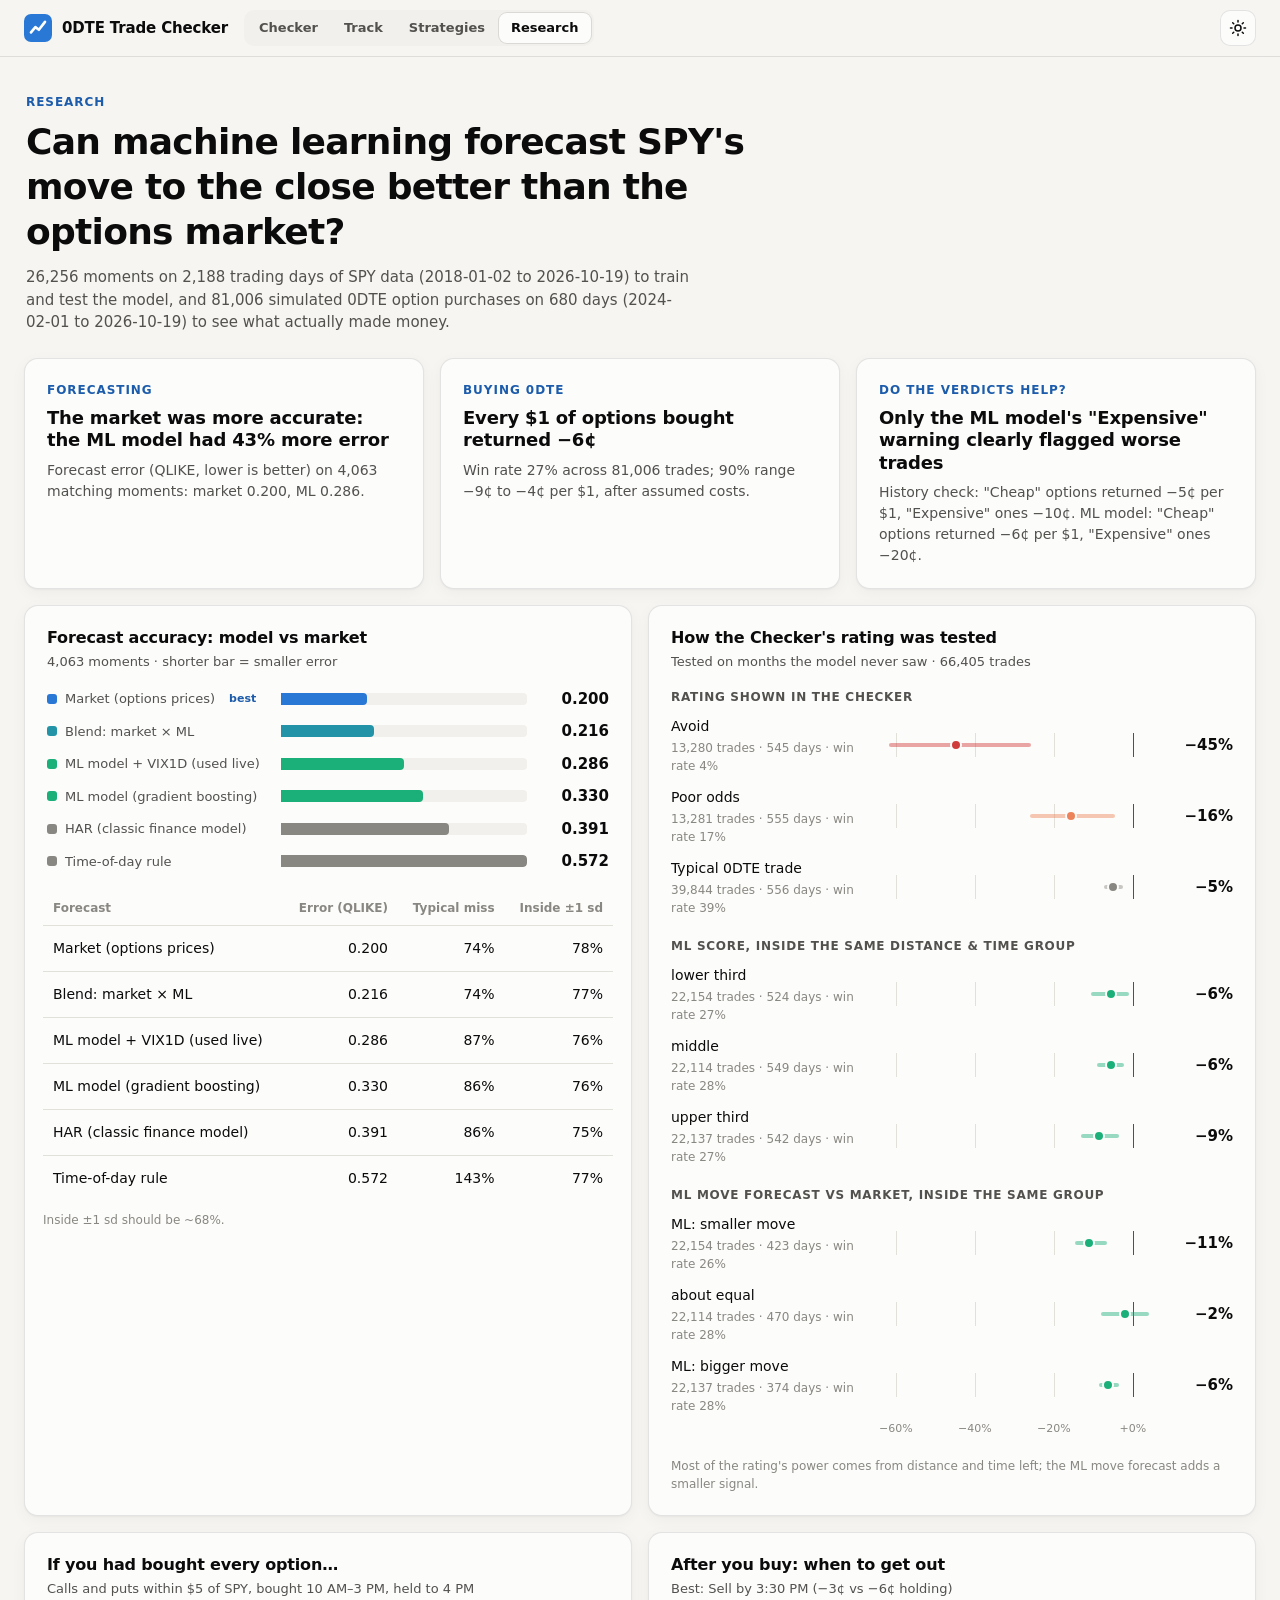
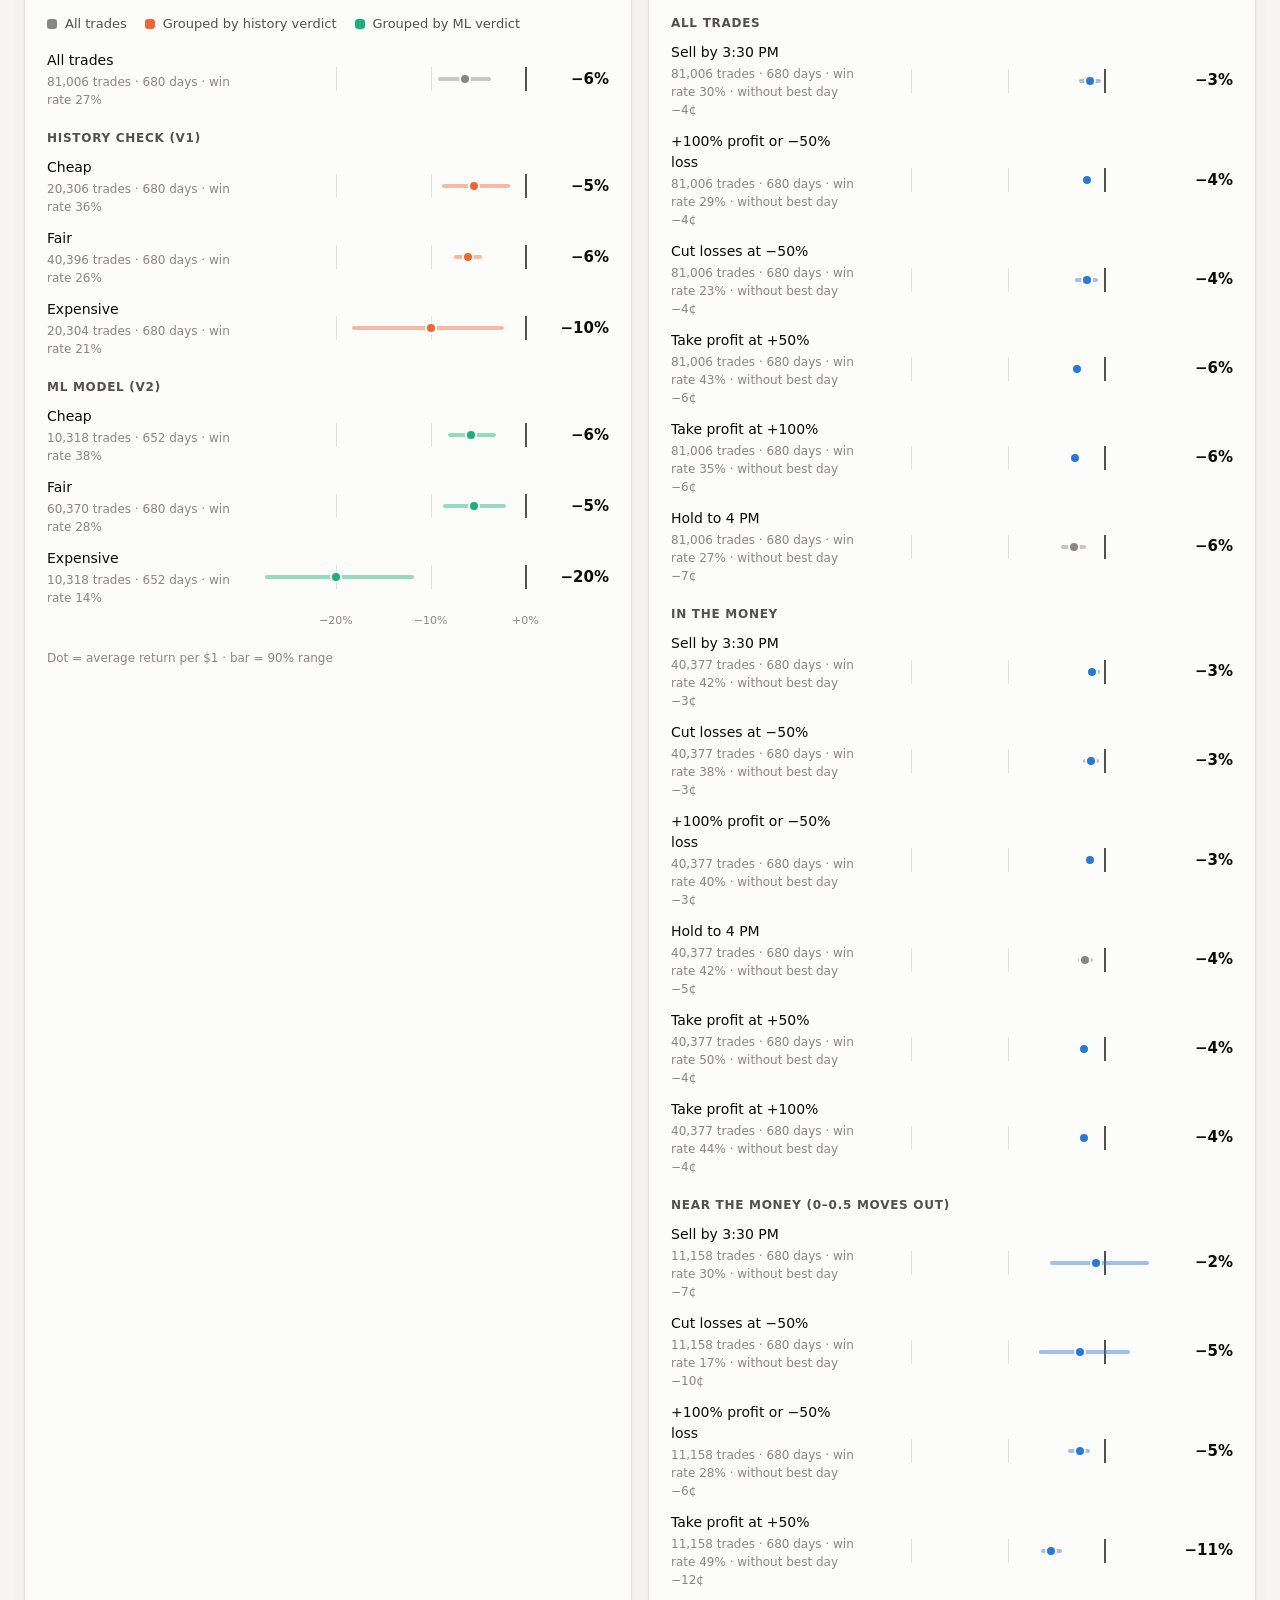
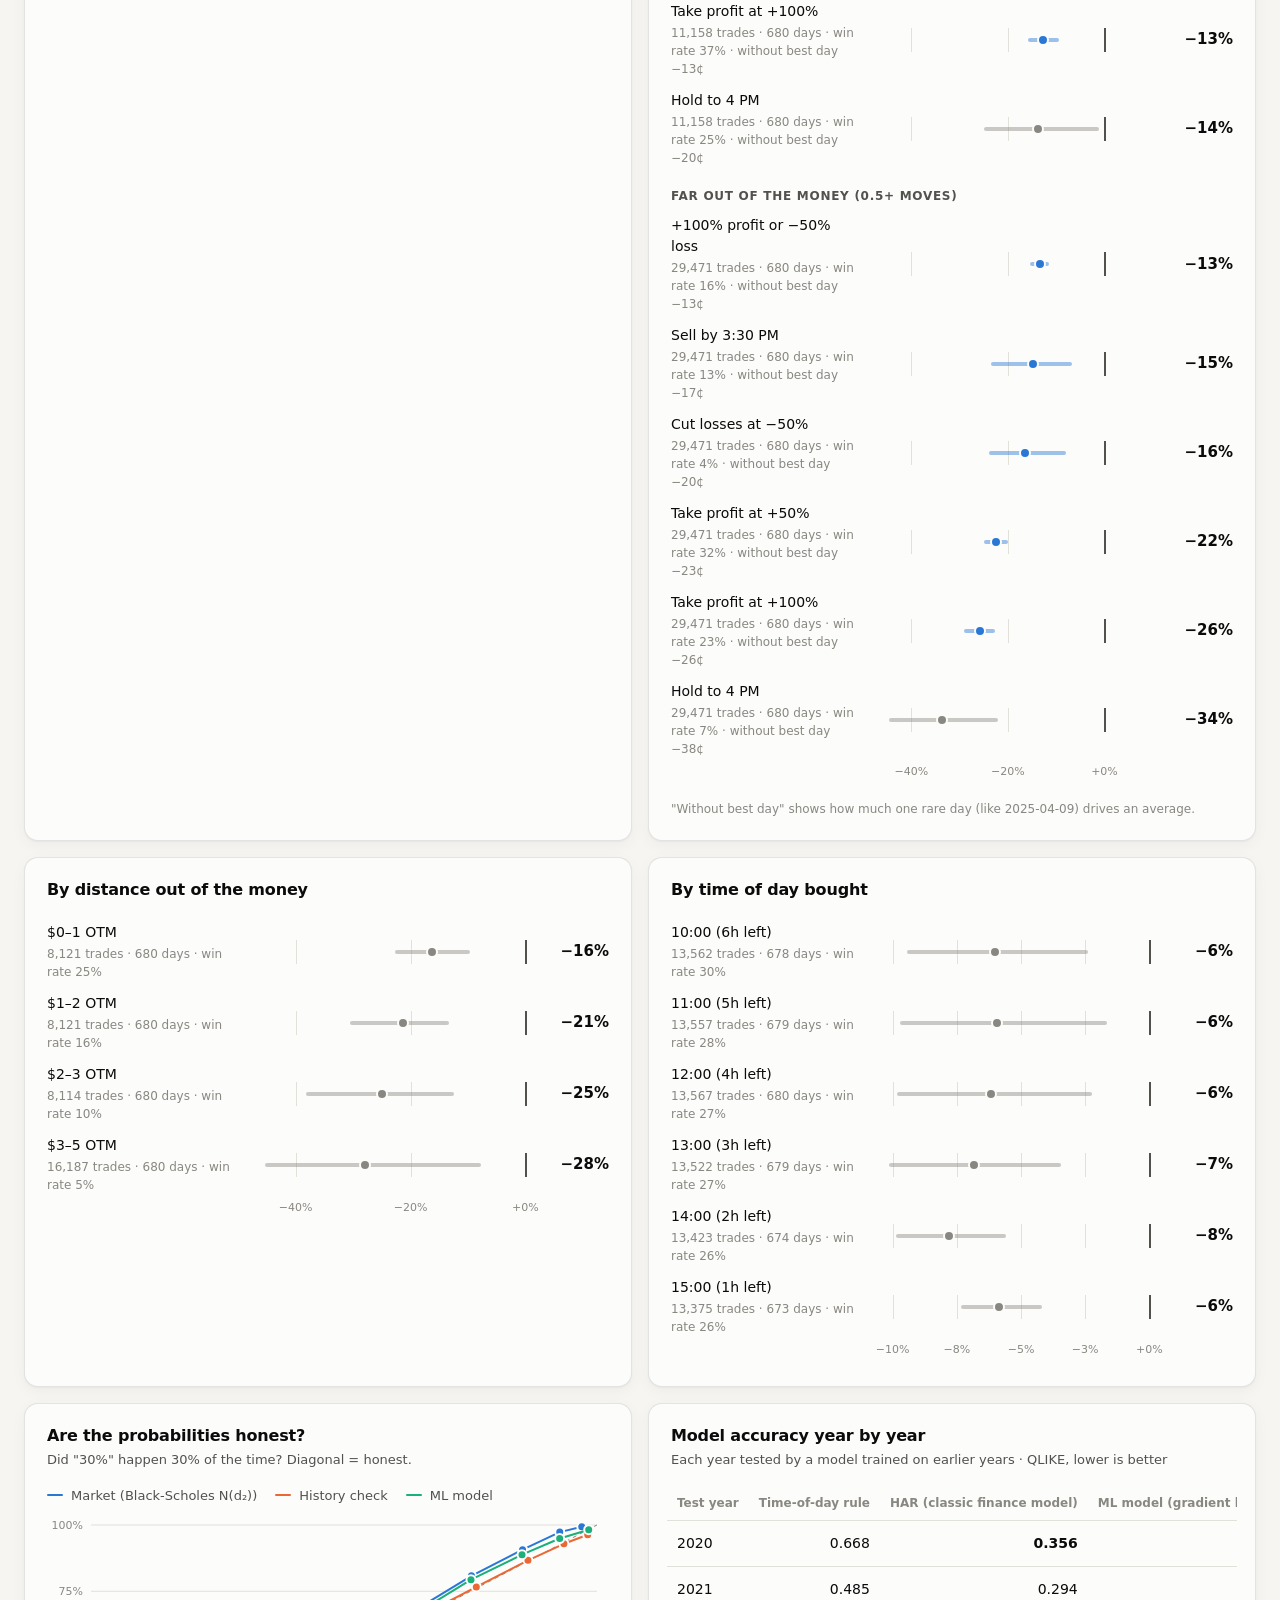
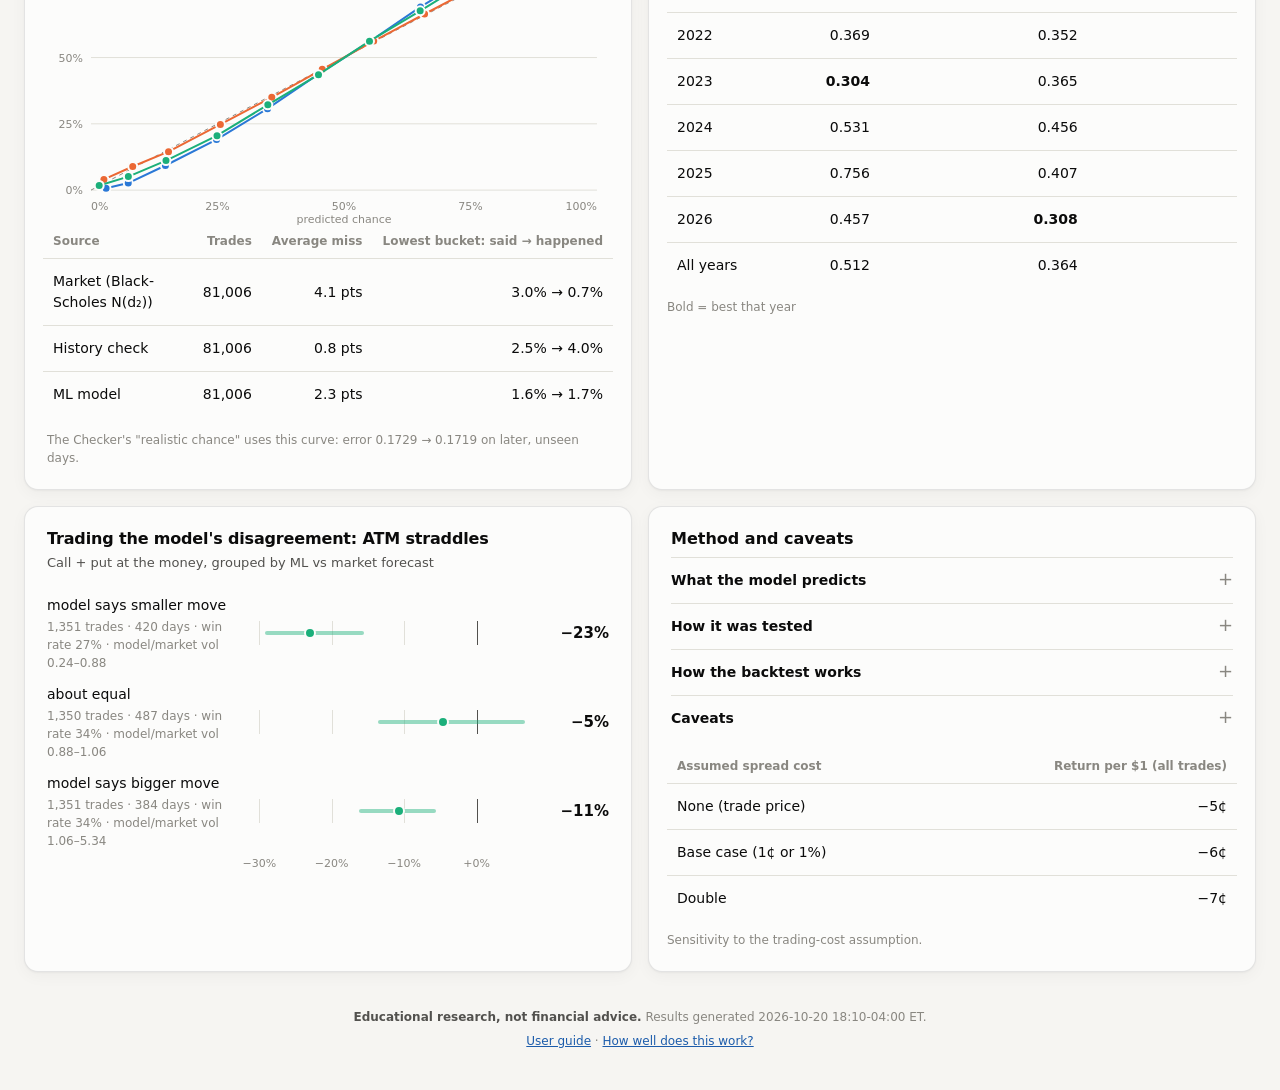
<file: web/research.html>
<!doctype html>
<html lang="en">
<head>
  <meta charset="utf-8">
  <meta name="viewport" content="width=device-width, initial-scale=1">
  <title>0DTE Research</title>
  <meta name="description" content="Backtest of buying 0DTE SPY options, and whether a machine-learning model forecasts SPY's move to the close better than the options market.">
  <link rel="icon" href="data:image/svg+xml,<svg xmlns='http://www.w3.org/2000/svg' viewBox='0 0 32 32'><rect width='32' height='32' rx='8' fill='%232a78d6'/><path d='M8 21l5-6 4 3 7-9' stroke='white' stroke-width='3' fill='none' stroke-linecap='round' stroke-linejoin='round'/></svg>">
  <link rel="stylesheet" href="styles.css">
  <script>
    try { const t = localStorage.getItem("theme"); if (t) document.documentElement.dataset.theme = t; } catch (e) {}
  </script>
</head>
<body class="app">
  <header class="topbar">
    <div class="topbar-inner">
      <a class="brand" href="/" aria-label="0DTE Trade Checker home">
        <svg class="brand-mark" viewBox="0 0 32 32" aria-hidden="true"><rect width="32" height="32" rx="8"/><path d="M8 21l5-6 4 3 7-9"/></svg>
        <span>0DTE Trade Checker</span>
      </a>
      <nav class="nav" aria-label="Pages">
        <a href="/">Checker</a>
        <a href="track.html">Track</a>
        <a href="strategies.html">Strategies</a>
        <a href="research.html" aria-current="page">Research</a>
      </nav>
      <div class="topbar-actions" style="margin-left:auto">
        <button class="icon-btn" id="theme-toggle" type="button" aria-label="Toggle dark mode" title="Theme">
          <svg class="i-sun" viewBox="0 0 24 24" aria-hidden="true"><circle cx="12" cy="12" r="4"/><path d="M12 2v2M12 20v2M4.9 4.9l1.4 1.4M17.7 17.7l1.4 1.4M2 12h2M20 12h2M4.9 19.1l1.4-1.4M17.7 6.3l1.4-1.4"/></svg>
          <svg class="i-moon" viewBox="0 0 24 24" aria-hidden="true"><path d="M21 12.8A9 9 0 1 1 11.2 3a7 7 0 0 0 9.8 9.8z"/></svg>
        </button>
      </div>
    </div>
  </header>

  <main class="research">
    <section class="research-hero">
      <p class="eyebrow">Research</p>
      <h1>Can machine learning forecast SPY's move to the close better than the options market?</h1>
      <p class="lede" id="lede">Loading results…</p>
    </section>

    <div class="findings" id="findings"></div>

    <article class="card">
      <div class="card-head">
        <h3>Forecast accuracy: model vs market</h3>
        <p class="card-sub" id="vs-sub"></p>
      </div>
      <div class="hbar-chart" id="vs-chart"></div>
      <div class="table-wrap"><table class="data-table" id="vs-table"></table></div>
    </article>

    <article class="card">
      <div class="card-head">
        <h3>How the Checker's rating was tested</h3>
        <p class="card-sub" id="score-sub"></p>
      </div>
      <div class="dot-chart" id="score-chart"></div>
      <p class="fineprint" id="score-fine"></p>
    </article>

    <article class="card">
      <div class="card-head">
        <h3>If you had bought every option…</h3>
        <p class="card-sub" id="bt-sub"></p>
      </div>
      <div class="legend" id="bt-legend"></div>
      <div class="dot-chart" id="bt-chart"></div>
      <p class="fineprint">Dot = average return per $1 · bar = 90% range</p>
    </article>

    <article class="card">
      <div class="card-head">
        <h3>After you buy: when to get out</h3>
        <p class="card-sub" id="exits-sub"></p>
      </div>
      <div class="dot-chart" id="exits-chart"></div>
      <p class="fineprint" id="exits-fine"></p>
    </article>

    <div class="two-col">
      <article class="card">
        <div class="card-head">
          <h3>By distance out of the money</h3>
          
        </div>
        <div class="dot-chart" id="otm-chart"></div>
      </article>
      <article class="card">
        <div class="card-head">
          <h3>By time of day bought</h3>
          
        </div>
        <div class="dot-chart" id="time-chart"></div>
      </article>
    </div>

    <article class="card">
      <div class="card-head">
        <h3>Are the probabilities honest?</h3>
        <p class="card-sub">Did "30%" happen 30% of the time? Diagonal = honest.</p>
      </div>
      <div class="legend" id="cal-legend"></div>
      <figure class="chart calib" id="cal-chart"></figure>
      <div class="table-wrap"><table class="data-table" id="cal-table"></table></div>
      <p class="fineprint" id="cal-fix"></p>
    </article>

    <article class="card">
      <div class="card-head">
        <h3>Model accuracy year by year</h3>
        <p class="card-sub">Each year tested by a model trained on earlier years · QLIKE, lower is better</p>
      </div>
      <div class="table-wrap"><table class="data-table" id="year-table"></table></div>
    </article>

    <article class="card">
      <div class="card-head">
        <h3>Trading the model's disagreement: ATM straddles</h3>
        <p class="card-sub" id="straddle-sub"></p>
      </div>
      <div class="dot-chart" id="straddle-chart"></div>
    </article>

    <article class="card explainer">
      <h3>Method and caveats</h3>
      <details>
        <summary>What the model predicts</summary>
        <p>The realized variance of SPY from the decision time to the 4 PM close (sum of squared 5-minute log returns). That's exactly what an option's price bets on: the market's version is implied variance = IV² × time left. Features use only information available at that moment: today's volatility so far, the overnight gap, yesterday's / last week's / last month's volatility, the usual volatility for this time of day, the previous VIX close and the day of week.</p>
      </details>
      <details>
        <summary>How it was tested</summary>
        <p>Walk-forward: to score year Y, models are trained only on years before Y. Model-vs-market comparisons use the moments where both exist (top of each hour, 2024 onward, when 0DTE option history is available). The live model on the checker page is retrained on all data.</p>
      </details>
      <details>
        <summary>How the backtest works</summary>
        <p>For each day, at 10:00–15:00 on the hour, every call and put within $5 of SPY is "bought" at its last trade price plus an assumed half-spread (1¢ or 1%, whichever is larger) and held to the close. The history verdict uses only days before the trade.</p>
      </details>
      <details>
        <summary>Caveats</summary>
        <ul>
          <li>Option prices are trades, not bid/ask quotes (not available historically on the free feed), so entry cost is an assumption. The cost table below shows how much it matters.</li>
          <li>Options history covers 2024 onward only, a short and specific period.</li>
          <li>Some days are missing from the free archive.</li>
          <li>Past performance doesn't predict future results. Nothing here is a trading recommendation.</li>
        </ul>
      </details>
      <div class="table-wrap" style="margin-top:8px"><table class="data-table" id="cost-table"></table></div>
    </article>
  </main>

  <footer class="footer">
    <p><b>Educational research, not financial advice.</b> <span id="generated"></span></p>
    <p><a href="https://github.com/rishabhsrinivasan657-design/0dte-trade-checker/blob/main/docs/USER_GUIDE.md" target="_blank" rel="noopener">User guide</a> · <a href="research.html">How well does this work?</a></p>
  </footer>
  <div class="tooltip" id="tooltip" role="tooltip" hidden></div>
  <script src="research.js" type="module"></script>
</body>
</html>
</file>
<file: web/styles.css>
/* ---------- Tokens ---------- */
:root {
  color-scheme: light;
  --page: #f6f5f2;
  --surface: #fcfcfb;
  --surface-2: #f1f0ec;
  --ink: #0b0b0b;
  --ink-2: #52514e;
  --muted: #898781;
  --grid: #e1e0d9;
  --axis: #c3c2b7;
  --border: rgba(11, 11, 11, 0.10);
  --accent: #2a78d6;
  --accent-ink: #1c5cab;
  --accent-wash: rgba(42, 120, 214, 0.10);
  --series-1: #2a78d6;
  --series-2: #eb6834;
  --series-3: #1baf7a;
  --div-pos: #2a78d6;
  --div-neg: #e34948;
  --div-mid: #f0efec;
  --good: #0ca30c;
  --good-text: #006300;
  --good-wash: rgba(12, 163, 12, 0.10);
  --critical: #d03b3b;
  --critical-text: #b42828;
  --critical-wash: rgba(208, 59, 59, 0.10);
  --neutral-wash: rgba(137, 135, 129, 0.14);
  --warn-wash: rgba(250, 178, 25, 0.16);
  --shadow: 0 1px 2px rgba(11, 11, 11, 0.04), 0 4px 16px rgba(11, 11, 11, 0.04);
  --radius: 14px;
  --font: system-ui, -apple-system, "Segoe UI", Roboto, sans-serif;
}
@media (prefers-color-scheme: dark) {
  :root:not([data-theme="light"]) {
    color-scheme: dark;
    --page: #0d0d0d;
    --surface: #1a1a19;
    --surface-2: #232321;
    --ink: #ffffff;
    --ink-2: #c3c2b7;
    --muted: #898781;
    --grid: #2c2c2a;
    --axis: #383835;
    --border: rgba(255, 255, 255, 0.10);
    --accent: #3987e5;
    --accent-ink: #86b6ef;
    --accent-wash: rgba(57, 135, 229, 0.16);
    --series-1: #3987e5;
    --series-2: #d95926;
    --series-3: #199e70;
    --div-pos: #3987e5;
    --div-neg: #e66767;
    --div-mid: #383835;
    --good-text: #0ca30c;
    --good-wash: rgba(12, 163, 12, 0.16);
    --critical-text: #e66767;
    --critical-wash: rgba(208, 59, 59, 0.18);
    --neutral-wash: rgba(137, 135, 129, 0.18);
    --warn-wash: rgba(250, 178, 25, 0.12);
    --shadow: none;
  }
}
:root[data-theme="dark"] {
  color-scheme: dark;
  --page: #0d0d0d;
  --surface: #1a1a19;
  --surface-2: #232321;
  --ink: #ffffff;
  --ink-2: #c3c2b7;
  --muted: #898781;
  --grid: #2c2c2a;
  --axis: #383835;
  --border: rgba(255, 255, 255, 0.10);
  --accent: #3987e5;
  --accent-ink: #86b6ef;
  --accent-wash: rgba(57, 135, 229, 0.16);
  --series-1: #3987e5;
  --series-2: #d95926;
  --series-3: #199e70;
  --div-pos: #3987e5;
  --div-neg: #e66767;
  --div-mid: #383835;
  --good-text: #0ca30c;
  --good-wash: rgba(12, 163, 12, 0.16);
  --critical-text: #e66767;
  --critical-wash: rgba(208, 59, 59, 0.18);
  --neutral-wash: rgba(137, 135, 129, 0.18);
  --warn-wash: rgba(250, 178, 25, 0.12);
  --shadow: none;
}

/* ---------- Base ---------- */
*, *::before, *::after { box-sizing: border-box; }
html { -webkit-text-size-adjust: 100%; }
body {
  margin: 0;
  background: var(--page);
  color: var(--ink);
  font: 15px/1.5 var(--font);
  -webkit-font-smoothing: antialiased;
}
h1, h2, h3 { margin: 0; line-height: 1.25; }
p { margin: 0; }
b { font-weight: 600; }
button, input, select { font: inherit; color: inherit; }
[hidden] { display: none !important; }
:focus-visible { outline: 2px solid var(--accent); outline-offset: 2px; border-radius: 6px; }

/* ---------- Top bar ---------- */
.topbar {
  position: sticky; top: 0; z-index: 10;
  background: color-mix(in srgb, var(--page) 85%, transparent);
  backdrop-filter: saturate(1.4) blur(10px);
  -webkit-backdrop-filter: saturate(1.4) blur(10px);
  border-bottom: 1px solid var(--border);
}
.topbar-inner {
  max-width: 1200px; margin: 0 auto; padding: 10px 24px;
  display: flex; align-items: center; gap: 16px;
}
.brand { display: flex; align-items: center; gap: 10px; color: var(--ink); text-decoration: none; font-weight: 650; letter-spacing: -0.01em; }
.brand-mark { width: 28px; height: 28px; flex: none; }
.brand-mark rect { fill: var(--accent); }
.brand-mark path { stroke: #fff; stroke-width: 3; fill: none; stroke-linecap: round; stroke-linejoin: round; }
.nav { display: flex; gap: 2px; padding: 3px; border-radius: 10px; background: var(--surface-2); }
.nav a { padding: 5px 12px; border-radius: 8px; font-size: 13px; font-weight: 600; color: var(--ink-2); text-decoration: none; }
.nav a:hover { color: var(--ink); }
.nav a[aria-current="page"] { background: var(--surface); color: var(--ink); box-shadow: 0 0 0 1px var(--border); }
.market-pill {
  margin-left: auto;
  display: flex; align-items: center; gap: 8px;
  padding: 6px 12px; border-radius: 999px;
  background: var(--surface); border: 1px solid var(--border);
  font-size: 13px; color: var(--ink-2); white-space: nowrap; overflow: hidden; text-overflow: ellipsis;
  min-width: 0;
}
.market-pill b { color: var(--ink); font-variant-numeric: tabular-nums; }
.dot { width: 8px; height: 8px; border-radius: 50%; background: var(--muted); flex: none; }
.dot.live { background: var(--good); box-shadow: 0 0 0 3px var(--good-wash); animation: pulse 2s ease-in-out infinite; }
@keyframes pulse { 50% { box-shadow: 0 0 0 6px transparent; } }
@media (prefers-reduced-motion: reduce) { .dot.live { animation: none; } }
.topbar-actions { display: flex; gap: 6px; }
.icon-btn {
  width: 36px; height: 36px; display: grid; place-items: center;
  border-radius: 10px; border: 1px solid var(--border); background: var(--surface); cursor: pointer;
}
.icon-btn:hover { background: var(--surface-2); }
.icon-btn svg { width: 18px; height: 18px; stroke: currentColor; stroke-width: 2; fill: none; stroke-linecap: round; stroke-linejoin: round; }
.icon-btn.spinning svg { animation: spin 0.8s linear infinite; }
@keyframes spin { to { transform: rotate(360deg); } }
.i-moon { display: none; }
:root[data-theme="dark"] .i-sun { display: none; }
:root[data-theme="dark"] .i-moon { display: block; }
@media (prefers-color-scheme: dark) {
  :root:not([data-theme="light"]) .i-sun { display: none; }
  :root:not([data-theme="light"]) .i-moon { display: block; }
}

/* ---------- Layout ---------- */
.layout {
  max-width: 1200px; margin: 0 auto; padding: 24px;
  display: grid; grid-template-columns: 340px minmax(0, 1fr); gap: 24px; align-items: start;
}
.panel, .card {
  background: var(--surface); border: 1px solid var(--border);
  border-radius: var(--radius); box-shadow: var(--shadow);
}
.results { display: flex; flex-direction: column; gap: 16px; min-width: 0; transition: opacity 0.2s; }
.results.loading #result-body { opacity: 0.55; pointer-events: none; }
#result-body { display: flex; flex-direction: column; gap: 16px; transition: opacity 0.2s; }

/* ---------- Input panel ---------- */
.input-panel { padding: 22px; position: sticky; top: 76px; }
.panel-title { font-size: 20px; letter-spacing: -0.01em; }
.panel-sub { color: var(--ink-2); margin-top: 6px; font-size: 14px; }
form { margin-top: 18px; display: flex; flex-direction: column; gap: 18px; }
.field { border: 0; margin: 0; padding: 0; min-width: 0; }
.label { display: block; font-size: 13px; font-weight: 600; color: var(--ink-2); margin-bottom: 8px; padding: 0; }

.segmented { display: grid; grid-template-columns: 1fr 1fr; gap: 6px; padding: 4px; background: var(--surface-2); border-radius: 12px; }
.segmented label { cursor: pointer; }
.segmented input { position: absolute; opacity: 0; pointer-events: none; }
.segmented span { display: flex; flex-direction: column; align-items: center; padding: 8px 6px; border-radius: 9px; transition: background 0.15s; }
.segmented small { color: var(--muted); font-size: 12px; }
.segmented input:checked + span { background: var(--surface); box-shadow: 0 0 0 1px var(--border), 0 1px 3px rgba(0,0,0,0.08); }
.segmented input:checked + span b { color: var(--accent-ink); }
.segmented input:focus-visible + span { outline: 2px solid var(--accent); }

.select-wrap { position: relative; }
.select-wrap::after {
  content: ""; position: absolute; right: 14px; top: 50%; width: 8px; height: 8px;
  border-right: 2px solid var(--muted); border-bottom: 2px solid var(--muted);
  transform: translateY(-70%) rotate(45deg); pointer-events: none;
}
select, .money-input {
  width: 100%; height: 44px; border-radius: 10px; border: 1px solid var(--border);
  background: var(--surface); padding: 0 14px;
}
select { appearance: none; -webkit-appearance: none; font-variant-numeric: tabular-nums; cursor: pointer; }
select:focus, .money-input:focus-within { outline: 2px solid var(--accent); outline-offset: -1px; }
.money-input { display: flex; align-items: center; gap: 6px; }
.money-input span { color: var(--muted); }
.money-input input { border: 0; background: none; outline: none; width: 100%; height: 100%; font-variant-numeric: tabular-nums; font-size: 16px; }
.quote-chips { display: flex; gap: 6px; margin-top: 8px; flex-wrap: wrap; }
.chip {
  border: 1px solid var(--border); background: var(--surface-2); border-radius: 999px;
  padding: 3px 10px; font-size: 12px; color: var(--ink-2); cursor: pointer; font-variant-numeric: tabular-nums;
}
.chip:hover { border-color: var(--accent); }
.chip.active { background: var(--accent-wash); border-color: var(--accent); color: var(--ink); }
.hint { font-size: 12px; color: var(--muted); margin-top: 8px; }
.btn-primary {
  height: 46px; border: 0; border-radius: 11px; cursor: pointer;
  background: var(--accent); color: #fff; font-weight: 600; letter-spacing: 0.01em;
}
.btn-primary:hover { filter: brightness(1.06); }
.btn-primary:disabled { opacity: 0.6; cursor: progress; }
.mini-market { margin-top: 18px; padding-top: 16px; border-top: 1px solid var(--border); display: grid; gap: 6px; font-size: 13px; }
.mini-row { display: flex; justify-content: space-between; gap: 12px; color: var(--ink-2); }
.mini-row b { color: var(--ink); font-variant-numeric: tabular-nums; }

/* ---------- Notes ---------- */
.notes { display: flex; flex-direction: column; gap: 8px; }
.note {
  display: flex; gap: 10px; align-items: flex-start;
  padding: 10px 14px; border-radius: 12px; font-size: 13px; color: var(--ink-2);
  background: var(--warn-wash); border: 1px solid var(--border);
}
.note.error { background: var(--critical-wash); color: var(--ink); }
.note svg { width: 16px; height: 16px; flex: none; margin-top: 2px; stroke: currentColor; stroke-width: 2; fill: none; }

/* ---------- Cards ---------- */
.card { padding: 22px; min-width: 0; }
.card-head { margin-bottom: 16px; }
.card-head h3 { font-size: 16px; letter-spacing: -0.01em; }
.card-sub { color: var(--ink-2); font-size: 13px; margin-top: 4px; }
.fineprint { color: var(--muted); font-size: 12px; margin-top: 14px; }

/* Verdict */
.verdict-card { padding: 26px; }
.verdict-head { display: flex; align-items: center; gap: 12px; flex-wrap: wrap; }
.badge {
  display: inline-flex; align-items: center; gap: 8px;
  padding: 6px 14px 6px 10px; border-radius: 999px; font-weight: 700; font-size: 15px; letter-spacing: 0.01em;
  white-space: nowrap; flex: none;
}
.badge svg { width: 18px; height: 18px; stroke: currentColor; stroke-width: 2.4; fill: none; stroke-linecap: round; stroke-linejoin: round; }
.badge.cheap { background: var(--good-wash); color: var(--good-text); }
.badge.fair { background: var(--neutral-wash); color: var(--ink-2); }
.badge.expensive { background: var(--critical-wash); color: var(--critical-text); }
.verdict-option { color: var(--ink-2); font-size: 14px; font-variant-numeric: tabular-nums; }
.verdict-line { font-size: clamp(20px, 2.4vw, 26px); font-weight: 600; letter-spacing: -0.015em; margin-top: 14px; max-width: 46ch; }
.compare { margin-top: 20px; display: grid; gap: 12px; }
.compare-row { display: grid; grid-template-columns: minmax(0, 220px) minmax(0, 1fr) 68px; align-items: center; gap: 14px; }
.compare-label { font-size: 13px; color: var(--ink-2); display: flex; align-items: center; gap: 8px; }
.swatch { width: 10px; height: 10px; border-radius: 3px; flex: none; }
.track { height: 12px; background: var(--surface-2); border-radius: 0 4px 4px 0; position: relative; overflow: hidden; }
.fill { position: absolute; inset: 0 auto 0 0; border-radius: 0 4px 4px 0; transition: width 0.5s cubic-bezier(.2,.8,.2,1); }
.compare-value { font-weight: 650; font-variant-numeric: tabular-nums; text-align: right; white-space: nowrap; }

/* Price map (vertical positions are set in app.js) */
.price-map { position: relative; height: 120px; margin: 4px 6px 0; }
.pm-axis { position: absolute; left: 0; right: 0; height: 2px; background: var(--axis); border-radius: 2px; }
.pm-band { position: absolute; height: 26px; background: var(--accent-wash); border: 1px solid color-mix(in srgb, var(--series-1) 35%, transparent); border-radius: 6px; }
.pm-gap { position: absolute; height: 4px; border-radius: 2px; background: var(--series-2); opacity: 0.85; }
.pm-mark { position: absolute; display: flex; flex-direction: column; align-items: center; }
.pm-text { font-size: 12px; color: var(--ink-2); white-space: nowrap; text-align: center; line-height: 1.25; }
.pm-text b { color: var(--ink); font-variant-numeric: tabular-nums; display: block; }
.pm-stem { width: 2px; background: var(--axis); }
.pm-dot { width: 12px; height: 12px; border-radius: 50%; border: 2px solid var(--surface); flex: none; }

/* Trades like this one */
.similar-card .eyebrow { margin-bottom: 6px; }
.similar-line { font-size: clamp(19px, 2.2vw, 23px); font-weight: 650; letter-spacing: -0.015em; }
.similar-line .neg { color: var(--critical-text); }
.similar-line .pos { color: var(--good-text); }
.mini-stats { display: grid; grid-template-columns: repeat(3, minmax(0, 1fr)); gap: 12px; margin-top: 16px; }
.mini-stat { background: var(--surface-2); border-radius: 10px; padding: 12px 14px; min-width: 0; }
.mini-stat .k { font-size: 12px; color: var(--ink-2); }
.mini-stat .v { font-size: 20px; font-weight: 650; margin-top: 2px; font-variant-numeric: tabular-nums; }
.mini-stat .s { font-size: 12px; color: var(--muted); }
@media (max-width: 640px) { .mini-stats { grid-template-columns: minmax(0, 1fr); } }

/* ML model card */
.model-flag { display: flex; gap: 10px; align-items: flex-start; padding: 12px 14px; border-radius: 10px; margin-bottom: 18px; font-size: 14px; }
.model-flag svg { width: 18px; height: 18px; flex: none; margin-top: 1px; stroke: currentColor; stroke-width: 2.2; fill: none; stroke-linecap: round; stroke-linejoin: round; }
.model-flag.flagged { background: var(--critical-wash); color: var(--ink); }
.model-flag.flagged svg { color: var(--critical-text); }
.model-flag.clear { background: var(--surface-2); color: var(--ink-2); }
.model-head { display: flex; justify-content: space-between; align-items: flex-start; gap: 12px; }
.model-group { margin-top: 4px; }
.model-group + .model-group { margin-top: 18px; }
.model-group h4 { margin: 0 0 10px; font-size: 13px; font-weight: 600; color: var(--ink-2); }
.model-empty { color: var(--ink-2); font-size: 14px; padding: 6px 0 2px; }
.model-empty a, .fineprint a { color: var(--accent-ink); }

/* Tiles */
.tiles { display: grid; grid-template-columns: repeat(4, minmax(0, 1fr)); gap: 16px; }
.tile { padding: 18px; display: flex; flex-direction: column; gap: 4px; }
.tile-label { font-size: 13px; color: var(--ink-2); }
.tile-value { font-size: 26px; font-weight: 650; letter-spacing: -0.02em; margin-top: 2px; }
.tile-sub { font-size: 12px; color: var(--muted); }
.tile-sub b { color: var(--ink-2); font-variant-numeric: tabular-nums; }

/* History table */
.table-wrap { overflow-x: auto; margin: 0 -4px; }
.data-table { width: 100%; border-collapse: collapse; font-size: 14px; font-variant-numeric: tabular-nums; }
.data-table th { text-align: left; font-size: 12px; font-weight: 600; color: var(--muted); padding: 8px 10px; border-bottom: 1px solid var(--grid); white-space: nowrap; }
.data-table td { padding: 12px 10px; border-bottom: 1px solid var(--grid); white-space: nowrap; }
.data-table tr:last-child td { border-bottom: 0; }
.data-table td.num, .data-table th.num { text-align: right; }
.data-table tr.used td { background: var(--accent-wash); }
.data-table tr.used td:first-child { border-radius: 8px 0 0 8px; }
.data-table tr.used td:last-child { border-radius: 0 8px 8px 0; }
.data-table tr.market td { color: var(--ink-2); }
.used-tag { font-size: 11px; color: var(--accent-ink); margin-left: 6px; font-weight: 600; }
.cell-sub { font-size: 12px; color: var(--muted); margin-top: 2px; }
.data-table td:first-child { white-space: normal; }

/* Charts */
.legend { display: flex; gap: 18px; flex-wrap: wrap; font-size: 13px; color: var(--ink-2); margin-bottom: 10px; }
.legend span { display: inline-flex; align-items: center; gap: 8px; }
.line-key { width: 16px; height: 2px; border-radius: 2px; display: inline-block; }
.charts { display: grid; grid-template-columns: 1fr 1fr; gap: 20px; }
.chart { margin: 0; min-width: 0; }
.chart figcaption { font-size: 13px; color: var(--ink-2); margin-bottom: 6px; }
.chart svg { display: block; width: 100%; height: 220px; overflow: visible; touch-action: pan-y; }
.chart .grid line { stroke: var(--grid); stroke-width: 1; }
.chart .axis text { fill: var(--muted); font-size: 11px; font-variant-numeric: tabular-nums; }
.chart .baseline { stroke: var(--axis); stroke-width: 1; }
.chart .series { fill: none; stroke-width: 2; stroke-linejoin: round; stroke-linecap: round; }
.chart .now line { stroke: var(--muted); stroke-width: 1; }
.chart .now text { fill: var(--muted); font-size: 11px; }
.chart .crosshair { stroke: var(--ink-2); stroke-width: 1; }
.chart .hover-dot { stroke: var(--surface); stroke-width: 2; }
.tooltip {
  position: fixed; z-index: 30; pointer-events: none;
  background: var(--surface); border: 1px solid var(--border); border-radius: 10px;
  box-shadow: 0 6px 24px rgba(0,0,0,0.12); padding: 8px 10px; font-size: 12px; min-width: 150px;
}
.tooltip .tt-title { color: var(--muted); margin-bottom: 4px; }
.tooltip .tt-row { display: flex; align-items: center; gap: 8px; justify-content: space-between; }
.tooltip .tt-row span { display: inline-flex; align-items: center; gap: 6px; color: var(--ink-2); }
.tooltip .tt-row b { font-variant-numeric: tabular-nums; color: var(--ink); }

/* Explainer */
.explainer h3 { font-size: 16px; margin-bottom: 8px; }
.explainer details { border-top: 1px solid var(--grid); }
.explainer summary { cursor: pointer; padding: 12px 0; font-weight: 600; font-size: 14px; list-style: none; display: flex; justify-content: space-between; }
.explainer summary::-webkit-details-marker { display: none; }
.explainer summary::after { content: "+"; color: var(--muted); font-weight: 400; font-size: 18px; line-height: 1; }
.explainer details[open] summary::after { content: "−"; }
.explainer details p, .explainer details ul { color: var(--ink-2); font-size: 14px; padding-bottom: 14px; margin: 0; max-width: 72ch; }
.explainer ul { padding-left: 18px; display: grid; gap: 4px; }

/* Skeleton */
.empty-state { display: flex; flex-direction: column; gap: 16px; }
.skeleton { height: 110px; border-radius: var(--radius); background: linear-gradient(90deg, var(--surface) 0%, var(--surface-2) 50%, var(--surface) 100%); background-size: 200% 100%; animation: shimmer 1.4s infinite; border: 1px solid var(--border); }
.skeleton.tall { height: 220px; }
@keyframes shimmer { to { background-position: -200% 0; } }

/* Footer */
.footer { max-width: 1200px; margin: 0 auto; padding: 8px 24px 40px; color: var(--muted); font-size: 12px; text-align: center; }
.footer b { color: var(--ink-2); }
.footer p + p { margin-top: 6px; }
.footer a { color: var(--accent-ink); }

/* ---------- Responsive ---------- */
@media (max-width: 1080px) {
  .tiles { grid-template-columns: repeat(2, minmax(0, 1fr)); }
}
@media (max-width: 900px) {
  .layout { grid-template-columns: minmax(0, 1fr); }
  .input-panel { position: static; }
  .charts { grid-template-columns: minmax(0, 1fr); }
}
@media (max-width: 640px) {
  .topbar-inner { padding: 10px 16px; gap: 10px; }
  .brand span { display: none; }
  .nav a { padding: 5px 8px; font-size: 12px; }
  .topbar-actions { gap: 4px; }
  .icon-btn { width: 32px; height: 32px; }
  .pill-extra { display: none; }
  .layout { padding: 16px; gap: 16px; }
  .card, .input-panel { padding: 18px; }
  .verdict-card { padding: 20px; }
  .compare-row { grid-template-columns: minmax(0, 1fr) 64px; gap: 6px 10px; }
  .model-head { flex-direction: column; }
  .compare-row .compare-label { grid-column: 1 / -1; }
  .tile { padding: 14px; }
  .tile-value { font-size: 22px; }
  .footer { padding: 8px 16px 32px; }
}
@media (max-width: 380px) {
  .tiles { grid-template-columns: minmax(0, 1fr); }
}

/* ---------- Research page ---------- */
.research { max-width: 1000px; margin: 0 auto; padding: 32px 24px; display: flex; flex-direction: column; gap: 16px; }
.research-hero { padding: 8px 2px 8px; }
.eyebrow { font-size: 12px; font-weight: 700; letter-spacing: 0.08em; text-transform: uppercase; color: var(--accent-ink); margin-bottom: 8px; }
.research-hero h1 { font-size: clamp(24px, 3.4vw, 36px); letter-spacing: -0.02em; max-width: 24ch; }
.lede { color: var(--ink-2); margin-top: 12px; max-width: 70ch; font-size: 15px; }
.findings { display: grid; grid-template-columns: repeat(3, minmax(0, 1fr)); gap: 16px; }
.finding h2 { font-size: 18px; letter-spacing: -0.01em; }
.finding p:last-child { color: var(--ink-2); font-size: 14px; margin-top: 8px; }
.two-col { display: grid; grid-template-columns: repeat(2, minmax(0, 1fr)); gap: 16px; }
.hbar-chart { display: grid; gap: 10px; margin-bottom: 18px; }
.data-table caption { caption-side: bottom; text-align: left; font-size: 12px; color: var(--muted); padding-top: 10px; }

.dot-group { font-size: 12px; font-weight: 700; color: var(--ink-2); text-transform: uppercase; letter-spacing: 0.06em; margin: 14px 0 4px; }
.dot-row { display: grid; grid-template-columns: minmax(0, 230px) minmax(0, 1fr) 64px; gap: 14px; align-items: center; padding: 6px 0; border-radius: 8px; }
.dot-row:focus-visible { outline-offset: 0; }
.dot-label { font-size: 14px; min-width: 0; }
.dot-plot { position: relative; height: 24px; }
.dot-grid, .dot-zero { position: absolute; top: 0; bottom: 0; width: 1px; background: var(--grid); }
.dot-zero { background: var(--ink-2); width: 1.5px; }
.dot-ci { position: absolute; top: 10px; height: 4px; border-radius: 2px; opacity: 0.45; }
.dot-mark { position: absolute; top: 6px; width: 12px; height: 12px; margin-left: -6px; border-radius: 50%; border: 2px solid var(--surface); }
.dot-value { font-weight: 650; text-align: right; font-variant-numeric: tabular-nums; white-space: nowrap; }
.dot-axis { padding-top: 0; }
.dot-axis .dot-plot { height: 16px; }
.dot-axis span { position: absolute; transform: translateX(-50%); font-size: 11px; color: var(--muted); font-variant-numeric: tabular-nums; white-space: nowrap; }
.chart.calib svg { height: auto; }
.chart .diag { stroke: var(--muted); stroke-width: 1; stroke-dasharray: 4 4; }

@media (max-width: 860px) {
  .findings, .two-col { grid-template-columns: minmax(0, 1fr); }
}
@media (max-width: 640px) {
  .research { padding: 20px 16px; }
  .dot-row { grid-template-columns: minmax(0, 1fr) 60px; gap: 4px 10px; }
  .dot-row .dot-label { grid-column: 1 / -1; }
  .dot-axis > div:first-child { display: none; }
}

/* ---------- What-if map ---------- */
.whatif { border-collapse: separate; border-spacing: 2px; width: 100%; font-size: 12px; font-variant-numeric: tabular-nums; }
.whatif caption { caption-side: bottom; text-align: left; font-size: 12px; color: var(--muted); padding-top: 10px; }
.whatif th { font-weight: 600; color: var(--muted); padding: 4px 6px; white-space: nowrap; }
.whatif thead th { text-align: center; }
.whatif tbody th { text-align: right; color: var(--ink-2); font-weight: 500; }
.whatif .wi-tag { display: block; font-size: 10px; color: var(--accent-ink); font-weight: 600; line-height: 1; }
.whatif td { text-align: center; padding: 6px 4px; border-radius: 4px; color: var(--ink); min-width: 44px; cursor: default; }
.whatif td.wi-strong { color: #fff; }
.whatif tr.wi-spot th { color: var(--ink); font-weight: 700; }
.whatif td:focus-visible { outline: 2px solid var(--ink); outline-offset: -1px; }
.wi-legend { display: flex; align-items: center; gap: 8px; font-size: 12px; color: var(--ink-2); margin-bottom: 10px; flex-wrap: wrap; }
.wi-ramp { width: 120px; height: 8px; border-radius: 4px; background: linear-gradient(90deg, var(--div-neg), var(--div-mid), var(--div-pos)); }

/* ---------- Tracker ---------- */
.two-fields { display: grid; grid-template-columns: 1.4fr 1fr; gap: 10px; }
.btn-secondary { display: block; text-align: center; padding: 10px; border-radius: 11px; border: 1px solid var(--border);
  color: var(--accent-ink); font-weight: 600; font-size: 14px; text-decoration: none; background: var(--surface); }
.btn-secondary:hover { background: var(--accent-wash); }
.empty-title { font-size: 18px; margin-bottom: 6px; }
.empty-state.card { padding: 26px; }
.pnl-row { display: flex; justify-content: space-between; align-items: center; gap: 16px; flex-wrap: wrap; }
.pnl-value { font-size: clamp(36px, 5vw, 52px); font-weight: 650; letter-spacing: -0.03em; line-height: 1.1; margin: 4px 0 6px; }
.pnl-value.pos { color: var(--good-text); }
.pnl-value.neg { color: var(--critical-text); }
.pnl-pct { font-size: 0.45em; font-weight: 600; letter-spacing: 0; }
.spark { margin: 0; width: 220px; }
.spark svg { width: 100%; height: 64px; display: block; }
.spark figcaption { font-size: 11px; color: var(--muted); text-align: right; }
.spark-zero { stroke: var(--axis); stroke-width: 1; }
.spark-line { fill: none; stroke: var(--series-1); stroke-width: 2; stroke-linejoin: round; stroke-linecap: round; }
.spark-dot { fill: var(--series-1); stroke: var(--surface); stroke-width: 2; }
.hold-card .similar-line .neg { color: var(--critical-text); }
.hold-card .similar-line .pos { color: var(--good-text); }
@media (max-width: 640px) { .spark { width: 100%; } }

@media (max-width: 420px) {
  .market-pill { display: none; }        /* status is repeated in the page (notes / expiry line) */
  .topbar-actions { margin-left: auto; }
}

/* ---------- Decision card ---------- */
.decision-card { padding: 26px; border-width: 1.5px; }
.decision-head { display: flex; align-items: center; gap: 12px; flex-wrap: wrap; }
.rating { display: inline-flex; align-items: center; gap: 9px; padding: 8px 16px 8px 12px; border-radius: 999px;
  font-weight: 750; font-size: 18px; letter-spacing: -0.005em; white-space: nowrap; }
.rating svg { width: 20px; height: 20px; stroke: currentColor; stroke-width: 2.4; fill: none; stroke-linecap: round; stroke-linejoin: round; }
.rating.avoid { background: var(--critical-wash); color: var(--critical-text); }
.rating.poor { background: rgba(236, 131, 90, 0.16); color: #b8562f; }
.rating.typical, .rating.unrated { background: var(--neutral-wash); color: var(--ink-2); }
.decision-line { font-size: clamp(19px, 2.3vw, 24px); font-weight: 600; letter-spacing: -0.015em; margin-top: 14px; max-width: 52ch; }
.key-numbers { display: grid; grid-template-columns: repeat(4, minmax(0, 1fr)); gap: 10px; margin-top: 20px; }
.key-number { background: var(--surface-2); border-radius: 12px; padding: 14px; min-width: 0; }
.key-number .k { font-size: 12px; color: var(--ink-2); }
.key-number .v { font-size: 22px; font-weight: 650; letter-spacing: -0.02em; margin-top: 2px; font-variant-numeric: tabular-nums; }
.key-number .s { font-size: 12px; color: var(--muted); margin-top: 2px; }
.why { margin-top: 20px; }
.why h3 { font-size: 13px; text-transform: uppercase; letter-spacing: 0.06em; color: var(--muted); margin-bottom: 8px; }
.why ul { list-style: none; margin: 0; padding: 0; display: grid; gap: 8px; }
.why li { display: flex; gap: 10px; align-items: flex-start; font-size: 14px; color: var(--ink); }
.why li svg { width: 18px; height: 18px; flex: none; margin-top: 1px; stroke: currentColor; stroke-width: 2.2; fill: none; stroke-linecap: round; stroke-linejoin: round; }
.why li.why-bad svg { color: var(--critical-text); }
.why li.why-good svg { color: var(--good-text); }
.why li.why-neutral svg { color: var(--muted); }
.if-buy { margin-top: 20px; padding: 14px 16px; border-radius: 12px; background: var(--accent-wash);
  display: flex; align-items: center; justify-content: space-between; gap: 14px; font-size: 14px; }
.if-buy .btn-secondary { flex: none; padding: 8px 14px; }
.details-head { margin: 18px 2px 0; }
.details-head h2 { font-size: 20px; letter-spacing: -0.01em; }
.details-head p { color: var(--ink-2); font-size: 14px; margin-top: 2px; }

/* Compare strikes */
.compare-table tr.pick { cursor: pointer; }
.compare-table tr.pick:hover td { background: var(--surface-2); }
.compare-table tr.current td { background: var(--accent-wash); }
.compare-table tr.current td:first-child { border-radius: 8px 0 0 8px; }
.compare-table tr.current td:last-child { border-radius: 0 8px 8px 0; }
.rating-chip { display: inline-block; padding: 2px 10px; border-radius: 999px; font-size: 12px; font-weight: 650; white-space: nowrap; }
.rating-chip.avoid { background: var(--critical-wash); color: var(--critical-text); }
.rating-chip.poor { background: rgba(236, 131, 90, 0.16); color: #b8562f; }
.rating-chip.typical { background: var(--neutral-wash); color: var(--ink-2); }
@media (prefers-color-scheme: dark) { :root:not([data-theme="light"]) .rating.poor, :root:not([data-theme="light"]) .rating-chip.poor { color: #ec835a; } }
:root[data-theme="dark"] .rating.poor, :root[data-theme="dark"] .rating-chip.poor { color: #ec835a; }

@media (max-width: 1080px) { .key-numbers { grid-template-columns: repeat(2, minmax(0, 1fr)); } }
@media (max-width: 640px) {
  .decision-card { padding: 20px; }
  .if-buy { flex-direction: column; align-items: stretch; }
  .compare-table th:nth-child(3), .compare-table td:nth-child(3) { display: none; }
}

/* =====================================================================
   v3 layout: laptop-first trading workspace
   ===================================================================== */
.app .topbar-inner { max-width: 1680px; padding: 10px 24px; }
.app .footer { max-width: 1680px; }

/* Ticker strip in the header */
.ticker { margin-left: auto; display: flex; align-items: center; gap: 12px; min-width: 0; overflow: hidden;
  padding: 6px 14px; border-radius: 10px; background: var(--surface); border: 1px solid var(--border);
  font-size: 13px; white-space: nowrap; }
.tk-sym { font-weight: 700; letter-spacing: 0.02em; }
.tk-last { font-weight: 650; font-size: 15px; font-variant-numeric: tabular-nums; }
.tk-chg { font-weight: 600; font-variant-numeric: tabular-nums; }
.tk-chg.up { color: var(--good-text); }
.tk-chg.down { color: var(--critical-text); }
.tk-sep { width: 1px; height: 18px; background: var(--border); flex: none; }
.tk-item { display: inline-flex; gap: 6px; color: var(--muted); }
.tk-item b { color: var(--ink); font-weight: 600; font-variant-numeric: tabular-nums; }

/* Workspace grid */
.workspace { max-width: 1680px; margin: 0 auto; padding: 18px 24px 8px; display: grid; gap: 16px; align-items: start; }
.checker-ws { grid-template-columns: 290px minmax(0, 1fr) 400px;
  grid-template-areas: "ticket center chain" "details details details"; }
.ticket { grid-area: ticket; position: sticky; top: 72px; padding: 18px; }
.ticket form { margin-top: 14px; gap: 14px; }
.ticket .panel-sub { margin-top: 2px; }
.center { grid-area: center; display: flex; flex-direction: column; gap: 16px; min-width: 0; }
.chain { grid-area: chain; position: sticky; top: 72px; min-width: 0; }
.details { grid-area: details; min-width: 0; }
.center.loading .decision-card, .center.loading .chart-card { opacity: 0.6; transition: opacity 0.2s; }

/* Ticket stats (dense key/value list, like a broker's quote panel) */
.stat-list { margin: 16px 0 0; padding-top: 14px; border-top: 1px solid var(--border);
  display: grid; grid-template-columns: auto auto; gap: 7px 12px; font-size: 13px; }
.stat-list dt { color: var(--ink-2); }
.stat-list dd { margin: 0; text-align: right; font-weight: 600; font-variant-numeric: tabular-nums; }
.stat-list dd small { display: block; font-weight: 400; color: var(--muted); font-size: 11px; }

/* Chart card */
.chart-card { padding: 16px 18px 10px; }
.chart-head { display: flex; justify-content: space-between; align-items: flex-start; gap: 12px; }
.chart-title { font-size: 16px; letter-spacing: -0.01em; }
.chart-sub { font-size: 12px; color: var(--muted); margin-top: 2px; }
.live-chip { font-size: 11px; font-weight: 700; letter-spacing: 0.06em; text-transform: uppercase; color: var(--good-text);
  background: var(--good-wash); padding: 3px 9px; border-radius: 999px; }
.spy-chart { margin-top: 8px; min-height: 300px; }
.spy-chart .skeleton.tall { height: 300px; }
.spy-svg { display: block; width: 100%; height: 300px; overflow: visible; touch-action: pan-y; }
.spy-svg .grid line { stroke: var(--grid); stroke-width: 1; }
.spy-svg .axis text { fill: var(--muted); font-size: 11px; font-variant-numeric: tabular-nums; }
.spy-line { fill: none; stroke: var(--series-1); stroke-width: 2; stroke-linejoin: round; stroke-linecap: round; }
.spy-area { fill: var(--series-1); opacity: 0.08; }
.spy-now { fill: var(--series-1); stroke: var(--surface); stroke-width: 2; }
.spy-svg .crosshair { stroke: var(--ink-2); stroke-width: 1; }
.spy-svg .hover-dot { fill: var(--series-1); stroke: var(--surface); stroke-width: 2; }
.exp-band { fill: var(--accent-wash); stroke: color-mix(in srgb, var(--series-1) 30%, transparent); stroke-width: 1; }
.exp-label { fill: var(--accent-ink); font-size: 11px; font-weight: 600; }
.ref { stroke-width: 1.5; }
.ref.prev { stroke: var(--axis); stroke-width: 1; }
.ref.strike { stroke: var(--ink-2); }
.ref.breakeven { stroke: var(--series-2); }
.ref.last { stroke: transparent; }
.tag rect { fill: var(--surface-2); stroke: var(--border); }
.tag-leader { stroke: var(--axis); stroke-width: 1; }
.tag text { font-size: 11px; font-weight: 600; fill: var(--ink-2); font-variant-numeric: tabular-nums; }
.tag.strike rect { fill: var(--ink-2); stroke: none; }
.tag.strike text { fill: var(--surface); }
.tag.breakeven rect { fill: var(--series-2); stroke: none; }
.tag.breakeven text { fill: #fff; }
.tag.last rect { fill: var(--series-1); stroke: none; }
.tag.last text { fill: #fff; }
.spy-legend { display: flex; gap: 16px; flex-wrap: wrap; font-size: 12px; color: var(--ink-2); margin-bottom: 4px; }
.spy-legend > span { display: inline-flex; align-items: center; gap: 6px; }
.k-spy { background: var(--series-1); }
.k-prev { background: var(--axis); }
.k-strike { background: var(--ink-2); }
.k-breakeven { background: var(--series-2); }
.k-paid { background: var(--series-3); }
.swatch.k-exp { background: var(--accent-wash); border: 1px solid var(--series-1); }
.chart-empty { color: var(--muted); font-size: 14px; padding: 40px 0; text-align: center; }

/* Decision card: horizontal */
.decision-card { padding: 22px 24px; }
.decision-main { display: grid; grid-template-columns: minmax(0, 1.3fr) minmax(0, 1fr); gap: 28px; align-items: start; }
.decision-card .key-numbers { grid-template-columns: repeat(2, minmax(0, 1fr)); margin-top: 0; }
.decision-card .decision-line { font-size: clamp(18px, 1.6vw, 22px); margin-top: 12px; }
.decision-card .why { margin-top: 16px; }
.decision-card .if-buy { margin-top: 18px; }

/* Strike list (right column) */
.chain-card { padding: 16px 0 6px; display: flex; flex-direction: column; max-height: calc(100vh - 96px); }
.chain-head { padding: 0 16px 8px; }
.chain-head h2 { font-size: 16px; letter-spacing: -0.01em; }
.chain-scroll { overflow: auto; padding: 0 8px; }
.chain .compare-table { font-size: 13px; }
.chain .compare-table th { position: sticky; top: 0; background: var(--surface); z-index: 1; padding: 8px 8px; }
.chain .compare-table td { padding: 9px 8px; }
.chain .rating-chip { font-size: 11px; padding: 2px 8px; }

/* Details tabs */
.tabs { display: flex; gap: 2px; border-bottom: 1px solid var(--border); margin-bottom: 14px; overflow-x: auto; scrollbar-width: none; }
.tabs button { padding: 10px 14px; border: 0; background: none; font-weight: 600; font-size: 14px; color: var(--ink-2);
  border-bottom: 2px solid transparent; margin-bottom: -1px; cursor: pointer; white-space: nowrap; border-radius: 0; }
.tabs button:hover { color: var(--ink); }
.tabs button[aria-selected="true"] { color: var(--ink); border-bottom-color: var(--accent); }
.tab-panel { padding: 20px 22px; }
.panel-head { display: flex; justify-content: space-between; align-items: center; gap: 16px; flex-wrap: wrap; margin-bottom: 12px; }
.panel-head .wi-legend { margin: 0; }
.two-up { display: grid; grid-template-columns: repeat(2, minmax(0, 1fr)); gap: 28px; }
.two-up .model-group + .model-group { margin-top: 0; }
.explainer.tab-panel details:first-child { border-top: 0; }

/* ---- responsive ---- */
@media (max-width: 1360px) {
  .checker-ws { grid-template-columns: 270px minmax(0, 1fr) 350px; }
  .tk-src { display: none; }
}
@media (max-width: 1140px) {
  .checker-ws { grid-template-columns: 270px minmax(0, 1fr); grid-template-areas: "ticket center" "chain chain" "details details"; }
  .chain { position: static; }
  .chain-card { max-height: none; }
  .decision-main { grid-template-columns: minmax(0, 1fr); gap: 18px; }
  .decision-card .key-numbers { grid-template-columns: repeat(4, minmax(0, 1fr)); }
}
@media (max-width: 860px) {
  .workspace { padding: 14px 16px 8px; }
  .checker-ws { grid-template-columns: minmax(0, 1fr); grid-template-areas: "ticket" "center" "chain" "details"; }
  .ticket { position: static; }
  .two-up { grid-template-columns: minmax(0, 1fr); gap: 18px; }
  .decision-card .key-numbers { grid-template-columns: repeat(2, minmax(0, 1fr)); }
  .tk-item { display: none; }
  .tk-sep { display: none; }
}
@media (max-width: 640px) {
  .ticker { padding: 5px 9px; gap: 6px; font-size: 12px; }
  .tk-last { font-size: 13px; }
  .tk-sym { display: none; }
  .decision-card, .tab-panel { padding: 18px; }
}
@media (max-width: 420px) {
  .tk-chg { display: none; }
}

/* strike list: breakeven lives in the decision card, so the narrow column drops it */
.chain .compare-table th:nth-child(3), .chain .compare-table td:nth-child(3) { display: none; }
@media (max-width: 1140px) {
  .chain .compare-table th:nth-child(3), .chain .compare-table td:nth-child(3) { display: table-cell; }
}
@media (max-width: 640px) {
  .chain .compare-table th:nth-child(3), .chain .compare-table td:nth-child(3) { display: none; }
}

/* sticky side panels must stop at the end of the top row, so the top row is its own grid */
.checker-ws { display: block; }
.checker-ws > .details { margin-top: 16px; }
.ws-top { display: grid; gap: 16px; align-items: start;
  grid-template-columns: 290px minmax(0, 1fr) 400px; grid-template-areas: "ticket center chain"; }
@media (max-width: 1360px) { .ws-top { grid-template-columns: 270px minmax(0, 1fr) 350px; } }
@media (max-width: 1140px) { .ws-top { grid-template-columns: 270px minmax(0, 1fr); grid-template-areas: "ticket center" "chain chain"; } }
@media (max-width: 860px) { .ws-top { grid-template-columns: minmax(0, 1fr); grid-template-areas: "ticket" "center" "chain"; } }

/* ---------- Track workspace ---------- */
.track-ws { display: block; }
.track-ws > .details { margin-top: 16px; }
.track-ws .ws-top { grid-template-columns: 290px minmax(0, 1fr) 380px; }
.side-col { display: flex; flex-direction: column; gap: 16px; }
.track-ws .hold-card, .track-ws .rules-card { padding: 18px; }
.rules-card h3 { font-size: 15px; }
.rules-card .data-table { font-size: 13px; }
.rules-card .data-table th, .rules-card .data-table td { padding: 8px 6px; }
.mini-stats.stacked { grid-template-columns: minmax(0, 1fr); gap: 8px; }
.mini-stats.stacked .mini-stat { display: flex; justify-content: space-between; align-items: baseline; gap: 10px; flex-wrap: wrap; }
.mini-stats.stacked .mini-stat .v { font-size: 18px; margin: 0; }
.mini-stats.stacked .mini-stat .s { flex-basis: 100%; }
.pnl-card { padding: 18px 22px; }
.pnl-strip { display: grid; grid-template-columns: minmax(220px, 1fr) minmax(0, 1.6fr) 200px; gap: 22px; align-items: center; }
.pnl-card .pnl-value { margin: 2px 0 4px; font-size: clamp(32px, 3.2vw, 44px); }
.pnl-stats { display: grid; grid-template-columns: repeat(2, minmax(0, 1fr)); gap: 8px; }
.pnl-stat { background: var(--surface-2); border-radius: 10px; padding: 10px 12px; min-width: 0; }
.pnl-stat .k { font-size: 12px; color: var(--ink-2); }
.pnl-stat .v { font-size: 18px; font-weight: 650; font-variant-numeric: tabular-nums; }
.pnl-stat .s { font-size: 11px; color: var(--muted); }
.pnl-card .spark { width: 100%; }
@media (max-width: 1360px) { .track-ws .ws-top { grid-template-columns: 270px minmax(0, 1fr) 330px; } .pnl-strip { grid-template-columns: minmax(0, 1fr) minmax(0, 1.4fr); } .pnl-card .spark { grid-column: 1 / -1; } }
@media (max-width: 1140px) { .track-ws .ws-top { grid-template-columns: 270px minmax(0, 1fr); grid-template-areas: "ticket center" "chain chain"; } .side-col { display: grid; grid-template-columns: 1fr 1fr; } }
@media (max-width: 860px) { .track-ws .ws-top { grid-template-columns: minmax(0, 1fr); grid-template-areas: "ticket" "center" "chain"; } .side-col { grid-template-columns: minmax(0, 1fr); } .pnl-strip { grid-template-columns: minmax(0, 1fr); } }

/* P&L strip v2: headline + sparkline on top, four stats in a row underneath */
.pnl-strip { grid-template-columns: minmax(0, 1fr) 240px; gap: 14px 22px; }
.pnl-stats { grid-column: 1 / -1; grid-template-columns: repeat(4, minmax(0, 1fr)); }
.pnl-card .spark { grid-column: auto; }
@media (max-width: 1360px) { .pnl-strip { grid-template-columns: minmax(0, 1fr) 200px; } .pnl-card .spark { grid-column: auto; } }
@media (max-width: 860px) { .pnl-strip { grid-template-columns: minmax(0, 1fr); } .pnl-stats { grid-template-columns: repeat(2, minmax(0, 1fr)); } }
.rules-card .data-table th:nth-child(2), .rules-card .data-table td:nth-child(2) { display: none; }
.rules-card .data-table td:first-child { white-space: normal; }
.pnl-card .spark { grid-row: 1; grid-column: 2; align-self: center; }
@media (max-width: 860px) { .pnl-card .spark { grid-row: auto; grid-column: auto; } }

/* ---------- Research dashboard ---------- */
.research { max-width: 1480px; display: grid; grid-template-columns: repeat(2, minmax(0, 1fr)); gap: 16px; align-items: start; padding: 28px 24px; }
.research > .research-hero, .research > .findings, .research > .two-col { grid-column: 1 / -1; }
.research-hero h1 { max-width: 32ch; }
.research .dot-row { grid-template-columns: minmax(0, 190px) minmax(0, 1fr) 56px; gap: 12px; }
@media (max-width: 1100px) { .research { grid-template-columns: minmax(0, 1fr); } }
.research { align-items: stretch; }
.research > .two-col { align-items: stretch; }

@media (max-width: 1360px) {
  .decision-main { grid-template-columns: minmax(0, 1fr); gap: 18px; }
  .decision-card .key-numbers { grid-template-columns: repeat(4, minmax(0, 1fr)); }
}
@media (max-width: 860px) { .decision-card .key-numbers { grid-template-columns: repeat(2, minmax(0, 1fr)); } }
@media (max-width: 1000px) { .app .brand span { display: none; } }

@media (max-width: 480px) { .app .ticker { display: none; } .app .topbar-actions { margin-left: auto; } }
@media (max-width: 1220px) { .app .brand span { display: none; } }

/* ---------- Strategy Lab ---------- */
.workspace.lab { grid-template-columns: minmax(0, 1fr); }
.lab-head { display: flex; justify-content: space-between; align-items: flex-end; gap: 16px; flex-wrap: wrap; }
.lab-head h1 { font-size: 22px; letter-spacing: -0.02em; }
.lab-today { display: flex; gap: 6px; flex-wrap: wrap; }
.notes:empty { display: none; }
.lab-grid { display: grid; grid-template-columns: repeat(2, minmax(0, 1fr)); gap: 16px; align-items: start; }
#s-time { grid-column: 1 / -1; }
.strat { display: flex; flex-direction: column; gap: 14px; }
.strat-head { display: flex; justify-content: space-between; align-items: flex-start; gap: 12px; }
.strat-head h2 { font-size: 17px; letter-spacing: -0.01em; }
.strat-body { display: grid; grid-template-columns: minmax(0, 1fr); gap: 16px; }
.strat-live { padding: 14px 16px; border-radius: 12px; background: var(--surface-2); }
.strat-live:empty { display: none; }
.strat h3 { font-size: 13px; font-weight: 650; color: var(--ink-2); margin-bottom: 8px; }
.live-line { font-size: 14px; color: var(--ink); }
.setup { margin-top: 12px; }
.setup .stat-list { margin-top: 10px; }
.legs { width: 100%; border-collapse: collapse; font-size: 13px; font-variant-numeric: tabular-nums; }
.legs td { padding: 4px 0; }
.legs td.num { text-align: right; }
.legs tr.sell td:first-child { color: var(--critical-text); font-weight: 600; }
.legs tr.buy td:first-child { color: var(--good-text); font-weight: 600; }
.stop-rule { display: flex; gap: 8px; margin-top: 10px; font-size: 12px; color: var(--ink-2); }
.stop-rule svg { width: 14px; height: 14px; flex: none; margin-top: 2px; stroke: currentColor; stroke-width: 2; fill: none; }

.sig { flex: none; padding: 4px 12px; border-radius: 999px; font-size: 12px; font-weight: 650; white-space: nowrap; }
.sig.on { background: var(--good-wash); color: var(--good-text); }
.sig.info { background: var(--accent-wash); color: var(--accent-ink); }
.sig.off { background: var(--neutral-wash); color: var(--ink-2); }
.rating-chip.good { background: var(--good-wash); color: var(--good-text); }
.rating-chip.neutral { background: var(--accent-wash); color: var(--accent-ink); }

.bt-table { width: 100%; border-collapse: collapse; font-size: 13px; font-variant-numeric: tabular-nums; }
.bt-table th { text-align: left; font-size: 11px; font-weight: 600; color: var(--muted); padding: 6px 8px; border-bottom: 1px solid var(--grid); white-space: nowrap; }
.bt-table td { padding: 8px; border-bottom: 1px solid var(--grid); vertical-align: middle; }
.bt-table tr:last-child td { border-bottom: 0; }
.bt-table .num { text-align: right; white-space: nowrap; }
.bt-table .strong { font-weight: 650; }
.bt-table tr.used td { background: var(--accent-wash); }
.bt-table tr.used td:first-child { border-radius: 8px 0 0 8px; }
.bt-table tr.used td:last-child { border-radius: 0 8px 8px 0; }
.bar-cell { width: 28%; min-width: 90px; }
.mbar { position: relative; height: 14px; }
.mbar-zero { position: absolute; left: 50%; top: 0; bottom: 0; width: 1px; background: var(--muted); opacity: 0.5; }
.mbar-ci { position: absolute; top: 5px; height: 4px; border-radius: 2px; background: var(--neutral-wash); box-shadow: inset 0 0 0 1px var(--grid); }
.mbar-dot { position: absolute; top: 2px; width: 10px; height: 10px; margin-left: -5px; border-radius: 50%; border: 2px solid var(--surface); }
.mbar-dot.pos { background: var(--div-pos); }
.mbar-dot.neg { background: var(--div-neg); }
.two-up { display: grid; grid-template-columns: repeat(2, minmax(0, 1fr)); gap: 24px; }

@media (max-width: 1100px) { .lab-grid, .two-up { grid-template-columns: minmax(0, 1fr); } }
@media (max-width: 640px) {
  .bar-cell { display: none; }
  .strat-head { flex-direction: column; }
}
.bt-wrap { overflow-x: auto; }
@media (max-width: 480px) {
  .app .topbar-inner { padding: 10px 12px; gap: 8px; }
  .app .nav a { padding: 5px 7px; font-size: 12px; }
  .app .topbar-actions .icon-btn { width: 32px; height: 32px; }
  .app .brand { display: none; }
}
</file>
